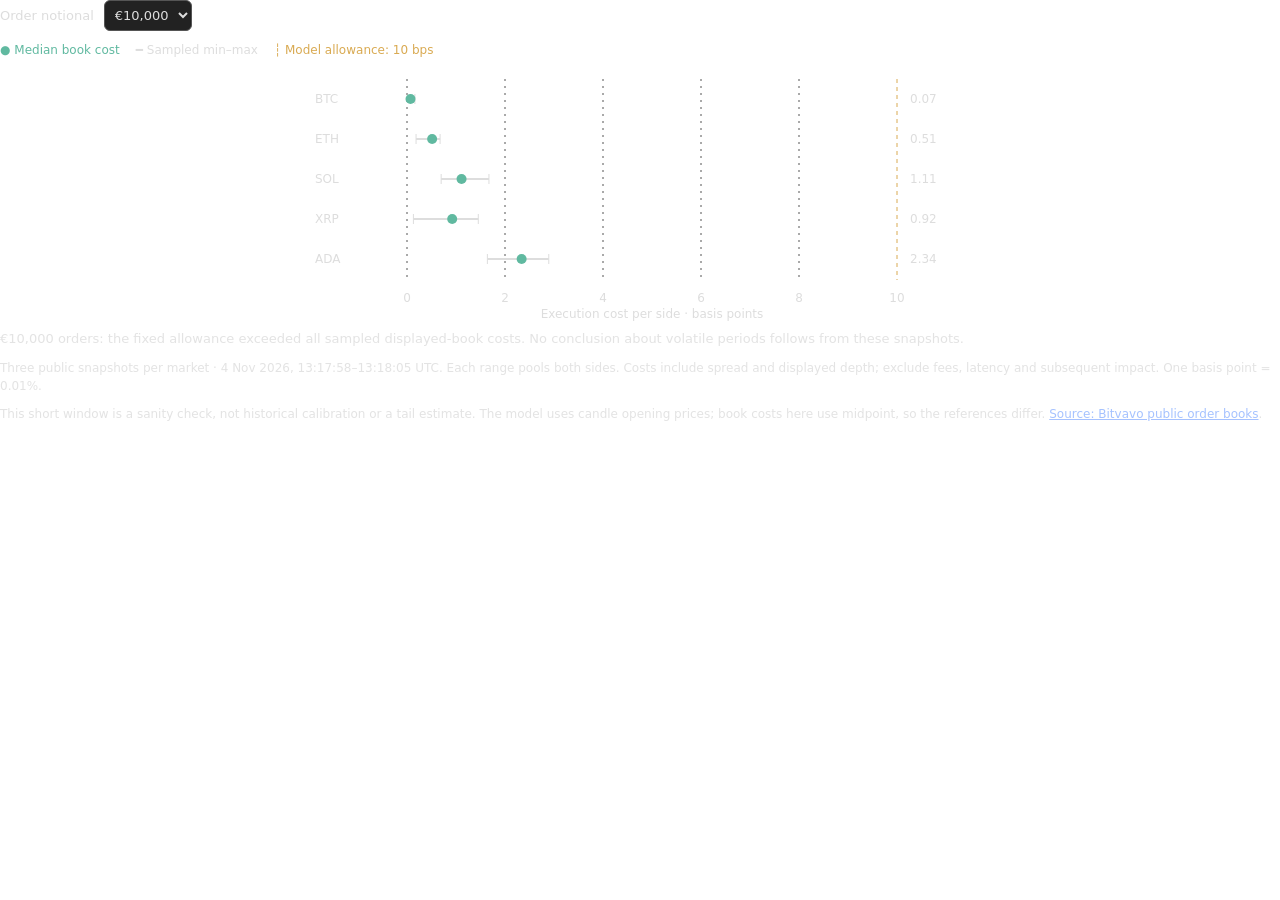
<file: docs/cost-audit.html>
<!doctype html><html><head><meta charset="utf-8"><meta name="viewport" content="width=device-width,initial-scale=1"><style>
:root{font-family:var(--font-sans,system-ui);color:var(--foreground,#ddd)}body{margin:0}p{font-size:13px;line-height:1.5;margin:10px 0;color:var(--foreground,#ddd);opacity:.8}label{font-size:13px;display:flex;align-items:center;gap:10px}select{font:inherit;color:var(--foreground,#ddd);background:var(--card,#222);border:1px solid var(--border,#555);border-radius:var(--radius,6px);padding:6px}svg{display:block;width:100%;height:250px;overflow:visible}text{fill:var(--foreground,#ddd);font-family:var(--font-sans,system-ui);font-size:12px}a{color:var(--primary,#90b4ff)}.caption{font-size:12px}.key{display:flex;gap:16px;flex-wrap:wrap;font-size:12px;margin:12px 0}.dot{color:var(--chart-1,#60b9a0)}.dash{color:var(--warning,#d9aa52)}
@media(max-width:450px){svg text{font-size:18px}svg{height:220px}}
</style></head><body>
<label for="size">Order notional <select id="size"><option value="1000">€1,000</option><option value="2000">€2,000</option><option value="10000" selected>€10,000</option></select></label>
<div class="key"><span class="dot">● Median book cost</span><span>━ Sampled min–max</span><span class="dash">┆ Model allowance: 10 bps</span></div>
<svg id="plot" viewBox="0 0 650 250" role="img" aria-label="Displayed execution costs compared with the model's 10 basis point allowance"></svg>
<p id="description"></p><p class="caption">Three public snapshots per market · 4 Nov 2026, 13:17:58–13:18:05 UTC. Each range pools both sides. Costs include spread and displayed depth; exclude fees, latency and subsequent impact. One basis point = 0.01%.</p>
<p class="caption">This short window is a sanity check, not historical calibration or a tail estimate. The model uses candle opening prices; book costs here use midpoint, so the references differ. <a href="https://docs.bitvavo.com/docs/rest-api/get-order-book/">Source: Bitvavo public order books</a>.</p>
<script>
const data=[{"market": "BTC-EUR", "notional_eur": 1000, "filled_sides": 6, "median_bps_vs_mid": 0.0719947587815607, "min_bps_vs_mid": 0.07198439378342775, "max_bps_vs_mid": 0.07199994240004608}, {"market": "BTC-EUR", "notional_eur": 2000, "filled_sides": 6, "median_bps_vs_mid": 0.0719947587815607, "min_bps_vs_mid": 0.07198439378342775, "max_bps_vs_mid": 0.07199994240004608}, {"market": "BTC-EUR", "notional_eur": 10000, "filled_sides": 6, "median_bps_vs_mid": 0.07199994240004608, "min_bps_vs_mid": 0.07198439378342775, "max_bps_vs_mid": 0.16185445648399427}, {"market": "ETH-EUR", "notional_eur": 1000, "filled_sides": 6, "median_bps_vs_mid": 0.23127875424470928, "min_bps_vs_mid": 0.02434695383087145, "max_bps_vs_mid": 0.3388421782242624}, {"market": "ETH-EUR", "notional_eur": 2000, "filled_sides": 6, "median_bps_vs_mid": 0.23851701893280092, "min_bps_vs_mid": 0.02434695383087145, "max_bps_vs_mid": 0.4128859298392384}, {"market": "ETH-EUR", "notional_eur": 10000, "filled_sides": 6, "median_bps_vs_mid": 0.512786115771437, "min_bps_vs_mid": 0.1851766246195014, "max_bps_vs_mid": 0.6753052473384816}, {"market": "SOL-EUR", "notional_eur": 1000, "filled_sides": 6, "median_bps_vs_mid": 0.3653238716458155, "min_bps_vs_mid": 0.06088613683550392, "max_bps_vs_mid": 0.7888787466065538}, {"market": "SOL-EUR", "notional_eur": 2000, "filled_sides": 6, "median_bps_vs_mid": 0.5128164562564395, "min_bps_vs_mid": 0.06088613683550392, "max_bps_vs_mid": 1.201750449871078}, {"market": "SOL-EUR", "notional_eur": 10000, "filled_sides": 6, "median_bps_vs_mid": 1.1130509631559689, "min_bps_vs_mid": 0.6972445850272379, "max_bps_vs_mid": 1.6726639993016008}, {"market": "XRP-EUR", "notional_eur": 1000, "filled_sides": 6, "median_bps_vs_mid": 0.7195899582904053, "min_bps_vs_mid": 0.07979057048540324, "max_bps_vs_mid": 0.7925953976627242}, {"market": "XRP-EUR", "notional_eur": 2000, "filled_sides": 6, "median_bps_vs_mid": 0.7925953976627242, "min_bps_vs_mid": 0.12434789008154137, "max_bps_vs_mid": 0.927267021667047}, {"market": "XRP-EUR", "notional_eur": 10000, "filled_sides": 6, "median_bps_vs_mid": 0.9219855180008049, "min_bps_vs_mid": 0.13055873642680343, "max_bps_vs_mid": 1.4549950380622496}, {"market": "ADA-EUR", "notional_eur": 1000, "filled_sides": 6, "median_bps_vs_mid": 1.190086579852062, "min_bps_vs_mid": 0.5949193884228687, "max_bps_vs_mid": 1.7412451992006068}, {"market": "ADA-EUR", "notional_eur": 2000, "filled_sides": 6, "median_bps_vs_mid": 1.2601409449930787, "min_bps_vs_mid": 0.7945031083186062, "max_bps_vs_mid": 1.7631609787506068}, {"market": "ADA-EUR", "notional_eur": 10000, "filled_sides": 6, "median_bps_vs_mid": 2.3392424132144027, "min_bps_vs_mid": 1.6404876029314748, "max_bps_vs_mid": 2.893801604201214}];
const NS='http://www.w3.org/2000/svg';
function draw(){const amount=Number(document.getElementById('size').value),rows=data.filter(r=>r.notional_eur===amount),svg=document.getElementById('plot');svg.replaceChildren();
function node(tag,attrs,text){const e=document.createElementNS(NS,tag);for(const [k,v]of Object.entries(attrs))e.setAttribute(k,v);if(text!==undefined)e.textContent=text;svg.append(e);return e;}
const x=v=>92+v/10*490;
for(const t of [0,2,4,6,8,10]){node('line',{x1:x(t),x2:x(t),y1:10,y2:211,stroke:t===10?'var(--warning,#d9aa52)':'var(--border,#555)','stroke-dasharray':t===10?'4 4':'2 5'});node('text',{x:x(t),y:233,'text-anchor':'middle'},String(t));}
rows.forEach((r,i)=>{const y=30+i*40;node('text',{x:0,y:y+4},r.market.replace('-EUR',''));node('line',{x1:x(r.min_bps_vs_mid),x2:x(r.max_bps_vs_mid),y1:y,y2:y,stroke:'var(--foreground,#ddd)','stroke-width':2});for(const v of [r.min_bps_vs_mid,r.max_bps_vs_mid])node('line',{x1:x(v),x2:x(v),y1:y-5,y2:y+5,stroke:'var(--foreground,#ddd)'});const c=node('circle',{cx:x(r.median_bps_vs_mid),cy:y,r:5,fill:'var(--chart-1,#60b9a0)'});const title=document.createElementNS(NS,'title');title.textContent=`${r.market}: median ${r.median_bps_vs_mid.toFixed(2)} bps, range ${r.min_bps_vs_mid.toFixed(2)}–${r.max_bps_vs_mid.toFixed(2)}`;c.append(title);node('text',{x:595,y:y+4},r.median_bps_vs_mid.toFixed(2));});
node('text',{x:337,y:249,'text-anchor':'middle'},'Execution cost per side · basis points');document.getElementById('description').textContent=`€${amount.toLocaleString()} orders: the fixed allowance exceeded all sampled displayed-book costs. No conclusion about volatile periods follows from these snapshots.`;
}document.getElementById('size').addEventListener('change',draw);draw();
</script></body></html>
</file>
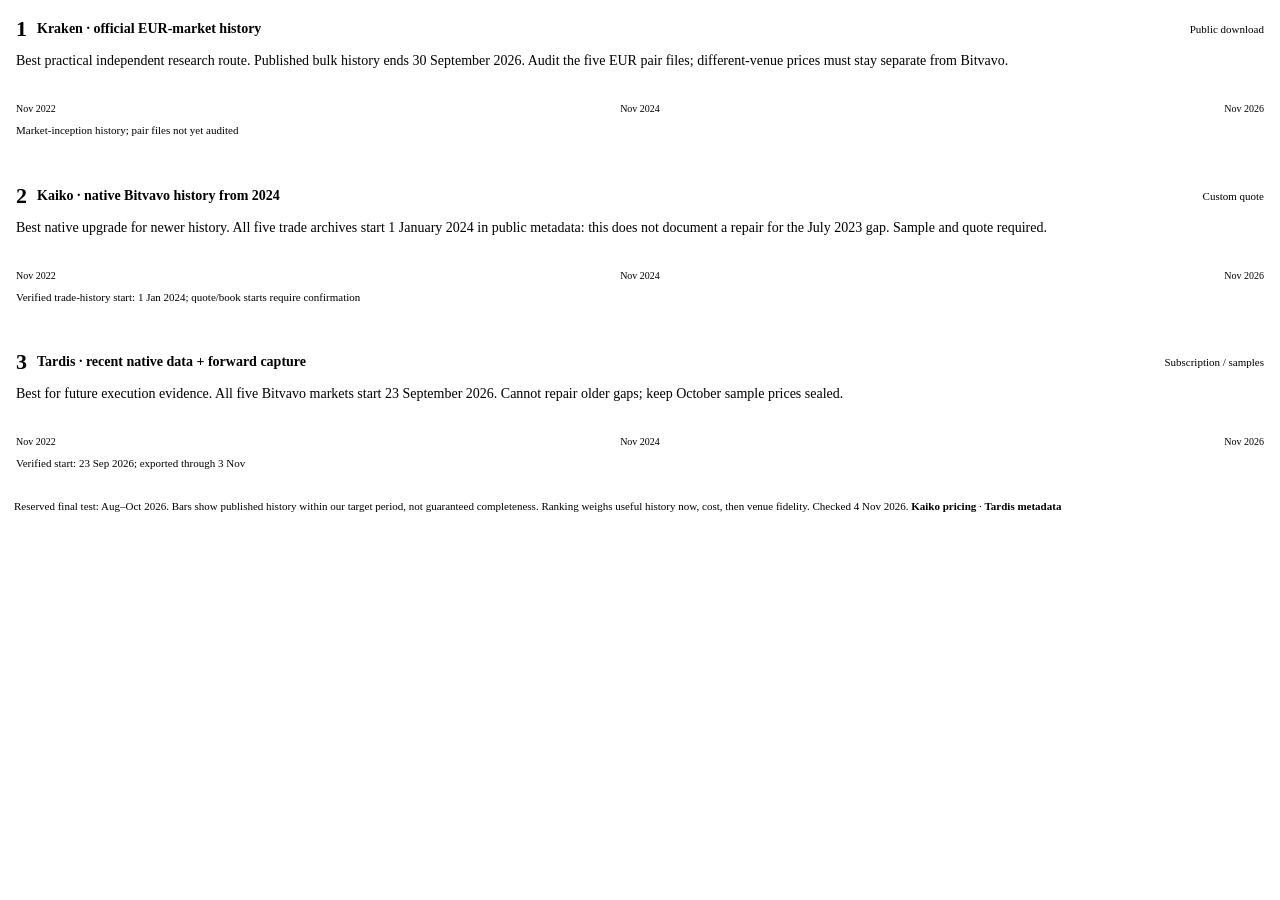
<file: docs/v2-data-options.html>
<!doctype html><html lang="en"><head><meta charset="utf-8"><meta name="viewport" content="width=device-width,initial-scale=1"><style>
:root{font-family:var(--font-sans);color:var(--foreground);font-size:14px}html,body{margin:0;background:transparent}.rows{display:grid;gap:12px}.row{background:var(--card);padding:16px;border-radius:var(--radius)}header{display:flex;gap:10px;align-items:center;flex-wrap:wrap}.rank{font-weight:700;font-size:22px;color:var(--primary)}a{color:var(--foreground);font-weight:650;text-decoration:none}a:hover{text-decoration:underline}.cost{margin-left:auto;font-size:11px;color:var(--muted-foreground)}p{line-height:1.5;margin:8px 0 12px}.track{height:15px;position:relative;background:var(--secondary);border-radius:4px;overflow:hidden}.range,.hold{position:absolute;top:0;bottom:0}.range{background:var(--chart-1)}.range.recent{background:var(--chart-3)}.range.unknown{background:repeating-linear-gradient(120deg,var(--chart-2) 0,var(--chart-2) 3px,transparent 3px,transparent 8px);opacity:.6}.hold{background:var(--warning);opacity:.35;border-left:1px solid var(--warning);border-right:1px solid var(--warning)}.axis{display:flex;justify-content:space-between;color:var(--muted-foreground);font-size:10px;margin-top:5px}.caption{font-size:11px;color:var(--muted-foreground);margin:8px 0 0}.legend{font-size:11px;line-height:1.6;color:var(--muted-foreground);margin:10px 0 0}.chip{display:inline-block;width:10px;height:10px;background:var(--warning);opacity:.5;margin-right:4px}small{font-size:11px}@media(max-width:480px){.cost{width:100%;margin-left:32px}header a{max-width:calc(100% - 40px)}}
</style></head><body><main class="rows"><article class="row"><header><span class="rank">1</span><a href="https://support.kraken.com/articles/360047124832-downloadable-historical-ohlcvt-open-high-low-close-volume-trades-data" target="_blank" rel="noreferrer">Kraken · official EUR-market history</a><span class="cost">Public download</span></header><p>Best practical independent research route. Published bulk history ends 30 September 2026. Audit the five EUR pair files; different-venue prices must stay separate from Bitvavo.</p><div class="track" role="img" aria-label="Market-inception history; pair files not yet audited"><div class="range known" style="left:0%;width:97.6775956284153%"></div><div class="hold" style="left:93.51092896174863%;width:6.284153005464489%"></div></div><div class="axis"><span>Nov 2022</span><span>Nov 2024</span><span>Nov 2026</span></div><p class="caption">Market-inception history; pair files not yet audited</p></article><article class="row"><header><span class="rank">2</span><a href="https://reference-data-api.kaiko.io/v1/instruments?exchange_code=bvav&amp;base_asset=btc&amp;quote_asset=eur&amp;class=spot&amp;limit=10&amp;offset=0" target="_blank" rel="noreferrer">Kaiko · native Bitvavo history from 2024</a><span class="cost">Custom quote</span></header><p>Best native upgrade for newer history. All five trade archives start 1 January 2024 in public metadata: this does not document a repair for the July 2023 gap. Sample and quote required.</p><div class="track" role="img" aria-label="Verified trade-history start: 1 Jan 2024; quote/book starts require confirmation"><div class="range known" style="left:29.098360655737704%;width:70.90163934426229%"></div><div class="hold" style="left:93.51092896174863%;width:6.284153005464489%"></div></div><div class="axis"><span>Nov 2022</span><span>Nov 2024</span><span>Nov 2026</span></div><p class="caption">Verified trade-history start: 1 Jan 2024; quote/book starts require confirmation</p></article><article class="row"><header><span class="rank">3</span><a href="https://docs.tardis.dev/historical-data-details/bitvavo" target="_blank" rel="noreferrer">Tardis · recent native data + forward capture</a><span class="cost">Subscription / samples</span></header><p>Best for future execution evidence. All five Bitvavo markets start 23 September 2026. Cannot repair older gaps; keep October sample prices sealed.</p><div class="track" role="img" aria-label="Verified start: 23 Sep 2026; exported through 3 Nov"><div class="range recent" style="left:97.1311475409836%;width:2.868852459016395%"></div><div class="hold" style="left:93.51092896174863%;width:6.284153005464489%"></div></div><div class="axis"><span>Nov 2022</span><span>Nov 2024</span><span>Nov 2026</span></div><p class="caption">Verified start: 23 Sep 2026; exported through 3 Nov</p></article></main><p class="legend"><span class="chip"></span>Reserved final test: Aug–Oct 2026. Bars show published history within our target period, not guaranteed completeness. Ranking weighs useful history now, cost, then venue fidelity. Checked 4 Nov 2026. <a href="https://www.kaiko.com/about-kaiko/pricing-and-contracts" target="_blank" rel="noreferrer">Kaiko pricing</a> · <a href="https://api.tardis.dev/v1/exchanges/bitvavo" target="_blank" rel="noreferrer">Tardis metadata</a></p></body></html>
</file>
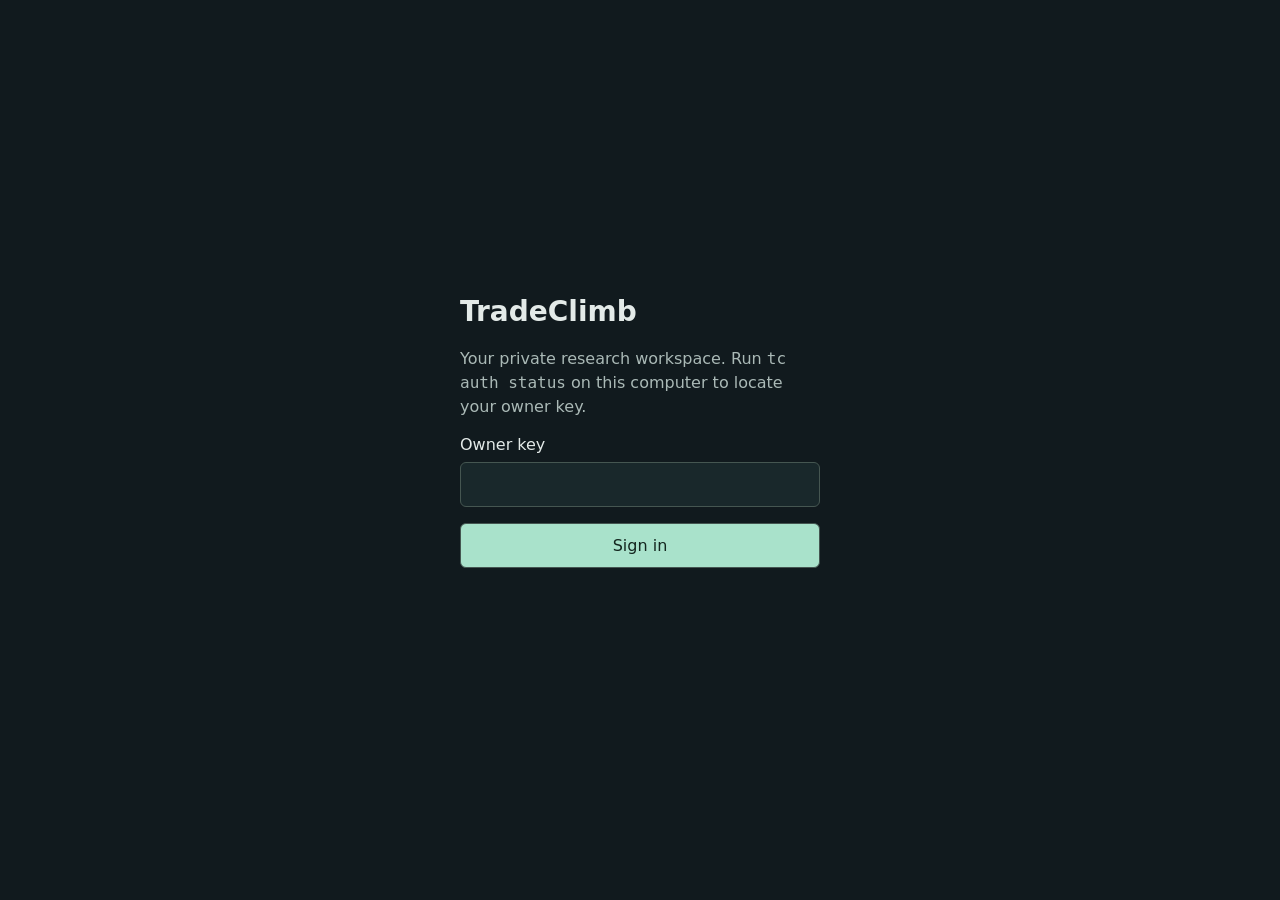
<file: crates/tc-service/src/login.html>
<!doctype html><html lang="en"><head><meta charset="utf-8"><meta name="viewport" content="width=device-width,initial-scale=1"><title>TradeClimb · Sign in</title><style>body{font:16px system-ui;background:#111a1e;color:#e3eae8;margin:0;display:grid;min-height:100vh;place-items:center}main{width:min(360px,calc(100% - 48px))}h1{font-size:28px}p{line-height:1.5;color:#aab9b6}label{display:grid;gap:8px}input,button{font:inherit;padding:12px;border-radius:6px;border:1px solid #455651}input{background:#19282b;color:inherit;min-width:0}button{background:#a9e2cb;color:#13251e;cursor:pointer;margin-top:16px;width:100%}#status{min-height:24px;color:#f0b8a4}</style></head><body><main><h1>TradeClimb</h1><p>Your private research workspace. Run <code>tc auth status</code> on this computer to locate your owner key.</p><form><label>Owner key<input type="password" name="key" autocomplete="off" maxlength="64" required></label><button>Sign in</button><p id="status" role="status"></p></form></main><script>document.querySelector('form').onsubmit=async event=>{event.preventDefault();const input=document.querySelector('input'),status=document.querySelector('#status'),button=document.querySelector('button');button.disabled=true;try{const response=await fetch('/login',{method:'POST',headers:{'Content-Type':'application/json'},body:JSON.stringify({key:input.value})});input.value='';if(response.ok){location.replace('/');return;}status.textContent='Sign-in failed. Check your owner key.';}catch{status.textContent='Unable to connect.';}button.disabled=false;};</script></body></html>
</file>
